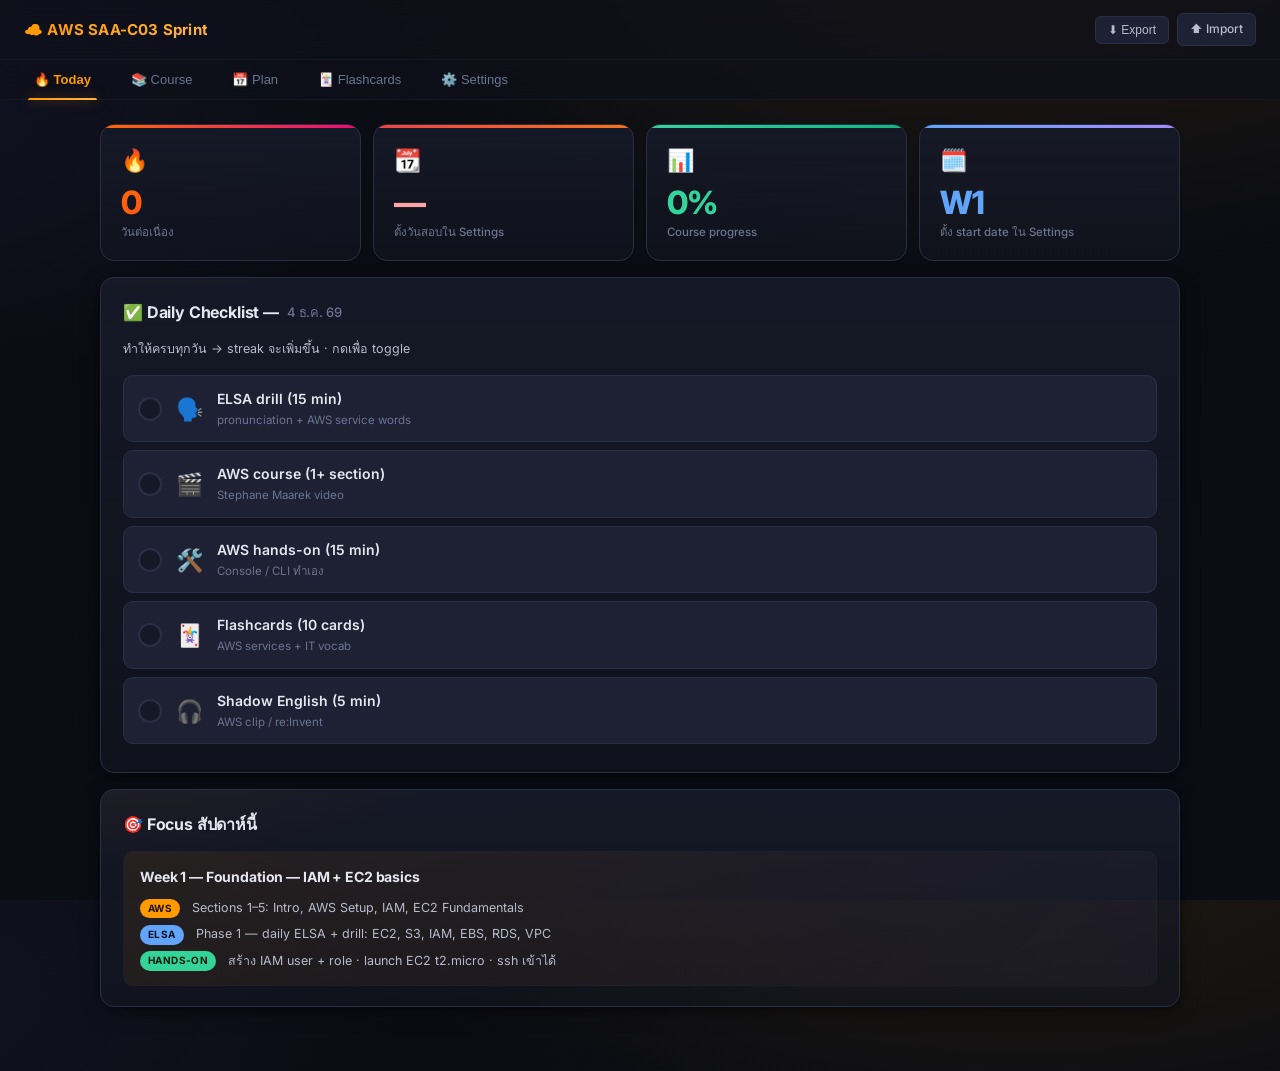
<file: index.html>
<!DOCTYPE html>
<html lang="th">
<head>
  <meta charset="UTF-8">
  <meta name="viewport" content="width=device-width, initial-scale=1.0">
  <title>AWS SAA-C03 Course Progress</title>
  <link rel="preconnect" href="https://fonts.googleapis.com">
  <link rel="preconnect" href="https://fonts.gstatic.com" crossorigin>
  <link href="https://fonts.googleapis.com/css2?family=Inter:wght@400;500;600;700;800&family=JetBrains+Mono:wght@400;500&display=swap" rel="stylesheet">
  <link rel="stylesheet" href="css/style.css">
</head>
<body>

  <div id="app">

    <!-- Header -->
    <header class="header">
      <span class="logo">☁️ AWS SAA-C03 Sprint</span>
      <div class="header-right">
        <button id="btn-export" class="btn-sm" title="Export data as JSON">⬇ Export</button>
        <label class="btn-sm" title="Import JSON backup" style="cursor:pointer">
          ⬆ Import <input type="file" id="import-file" accept=".json" style="display:none">
        </label>
      </div>
    </header>

    <!-- Tabs -->
    <nav class="tabs">
      <button class="tab-btn active" data-tab="daily">🔥 Today</button>
      <button class="tab-btn" data-tab="course">📚 Course</button>
      <button class="tab-btn" data-tab="plan">📅 Plan</button>
      <button class="tab-btn" data-tab="flash">🃏 Flashcards</button>
      <button class="tab-btn" data-tab="settings">⚙️ Settings</button>
    </nav>

    <!-- Main -->
    <main class="main">

      <!-- ───────── DAILY TAB ───────── -->
      <div class="tab-content active" id="tab-daily">

        <!-- Hero stats -->
        <div class="stats-grid">
          <div class="stat-card stat-streak">
            <div class="stat-icon">🔥</div>
            <div class="stat-value" id="stat-streak">0</div>
            <div class="stat-label">วันต่อเนื่อง</div>
          </div>
          <div class="stat-card stat-countdown">
            <div class="stat-icon">📆</div>
            <div class="stat-value" id="stat-countdown">—</div>
            <div class="stat-label" id="stat-countdown-label">ตั้งวันสอบใน Settings</div>
          </div>
          <div class="stat-card stat-progress">
            <div class="stat-icon">📊</div>
            <div class="stat-value" id="stat-course-pct">0%</div>
            <div class="stat-label">Course progress</div>
          </div>
          <div class="stat-card stat-week">
            <div class="stat-icon">🗓️</div>
            <div class="stat-value" id="stat-week">W1</div>
            <div class="stat-label" id="stat-week-label">Week ปัจจุบัน</div>
          </div>
        </div>

        <!-- Today's checklist -->
        <div class="card" style="margin-top:16px">
          <h2>✅ Daily Checklist — <span id="today-date" style="color:var(--text-muted);font-weight:500;font-size:13px"></span></h2>
          <p class="elsa-hint">ทำให้ครบทุกวัน → streak จะเพิ่มขึ้น · กดเพื่อ toggle</p>
          <div id="daily-checklist"></div>
        </div>

        <!-- This week focus -->
        <div class="card" style="margin-top:16px">
          <h2>🎯 Focus สัปดาห์นี้</h2>
          <div id="week-focus"></div>
        </div>

      </div>

      <!-- ───────── COURSE TAB ───────── -->
      <div class="tab-content" id="tab-course">

        <div class="card">
          <h2>Course Progress — Stephane Maarek SAA-C03</h2>
          <div class="course-header">
            <div class="big-bar-wrap">
              <div class="big-bar"><div class="big-bar-fill" id="course-bar-fill"></div></div>
              <span class="big-bar-label" id="course-pct">0%</span>
            </div>
            <p id="course-summary" class="course-summary"></p>
          </div>
          <div class="u-legend">
            <span class="u-badge u-learning">กำลังเรียน</span>
            <span class="u-badge u-understood">เข้าใจแล้ว</span>
            <span class="u-badge u-confused">งงอยู่</span>
            <span style="font-size:11px;color:var(--text-muted)">← คลิก badge เพื่อเปลี่ยน</span>
          </div>
          <div id="sections-list"></div>
        </div>

        <div class="card" style="margin-top:16px">
          <h2>📋 ELSA Learning Plan — แนวการเรียน English</h2>
          <p class="elsa-hint">เรียน ELSA ตาม 3 phase นี้ — แต่ละ phase ต่อยอดจาก phase ก่อนหน้า · กดเพื่อขยาย/ย่อ</p>
          <div id="elsa-plan"></div>
        </div>

        <div class="card" style="margin-top:16px">
          <h2>☁️ AWS Service Pronunciation + ความหมาย</h2>
          <p class="elsa-hint">drill ออกเสียงให้ถูก + รู้ว่าแต่ละ service คืออะไร</p>
          <div id="elsa-services"></div>
        </div>

        <div class="card" style="margin-top:16px">
          <h2>📚 IT Vocabulary — คำที่ต้องคุ้นชิน</h2>
          <p class="elsa-hint">คำหลักสำหรับ IT meeting + ความหมายภาษาไทย</p>
          <div id="elsa-vocab"></div>
        </div>

      </div>

      <!-- ───────── PLAN TAB ───────── -->
      <div class="tab-content" id="tab-plan">
        <div class="card">
          <h2>📅 Weekly Study Plan — 11 Weeks to Exam</h2>
          <p class="elsa-hint">แผน sprint รายสัปดาห์ · AWS + ELSA + Hands-on · ปรับได้ตามเวลาจริง</p>
          <div id="weekly-plan"></div>
        </div>
      </div>

      <!-- ───────── FLASHCARDS TAB ───────── -->
      <div class="tab-content" id="tab-flash">
        <div class="card">
          <h2>🃏 Flashcards — AWS Services + IT Vocab</h2>
          <p class="elsa-hint">รีวิว spaced repetition · กลับการ์ดแล้วบอกตัวเอง "รู้" / "ไม่รู้"</p>

          <div class="flash-stats">
            <span class="flash-stat"><b id="flash-total">0</b> total</span>
            <span class="flash-stat flash-due"><b id="flash-due">0</b> ครบกำหนดทบทวน</span>
            <span class="flash-stat flash-mastered"><b id="flash-mastered">0</b> mastered</span>
          </div>

          <div class="flash-controls">
            <button class="btn-sm" data-flash-deck="all">All</button>
            <button class="btn-sm" data-flash-deck="aws">AWS Services</button>
            <button class="btn-sm" data-flash-deck="vocab">IT Vocab</button>
            <button class="btn-sm" data-flash-deck="due">Due only</button>
          </div>

          <div id="flash-area"></div>
        </div>
      </div>

      <!-- ───────── SETTINGS TAB ───────── -->
      <div class="tab-content" id="tab-settings">
        <div class="card settings-card">
          <h2>⚙️ Settings</h2>
          <form id="form-settings">
            <div class="form-group">
              <label>Sprint Start Date</label>
              <input type="date" id="settings-start">
              <small>วันที่เริ่ม sprint (Week 1) — ใช้แสดงสัปดาห์ปัจจุบัน</small>
            </div>
            <div class="form-group">
              <label>Exam Date</label>
              <input type="date" id="settings-exam">
              <small>วันที่จองสอบ — แสดง countdown ที่หน้า Today</small>
            </div>
            <button type="submit" class="btn-primary">💾 Save</button>
          </form>
        </div>

        <div class="card" style="margin-top:16px">
          <h2>🗑️ Reset Data</h2>
          <p class="elsa-hint">ลบข้อมูล daily checklist / flashcards / progress ทั้งหมด · ทำ export ก่อนถ้าเสียดาย</p>
          <button class="btn-sm" id="btn-reset-daily">Reset Daily Checklist</button>
          <button class="btn-sm" id="btn-reset-flash" style="margin-left:8px">Reset Flashcard Progress</button>
        </div>
      </div>

    </main>
  </div>

  <!-- Toast -->
  <div id="toast" class="toast hidden"></div>

  <script src="js/app.js"></script>
</body>
</html>
</file>
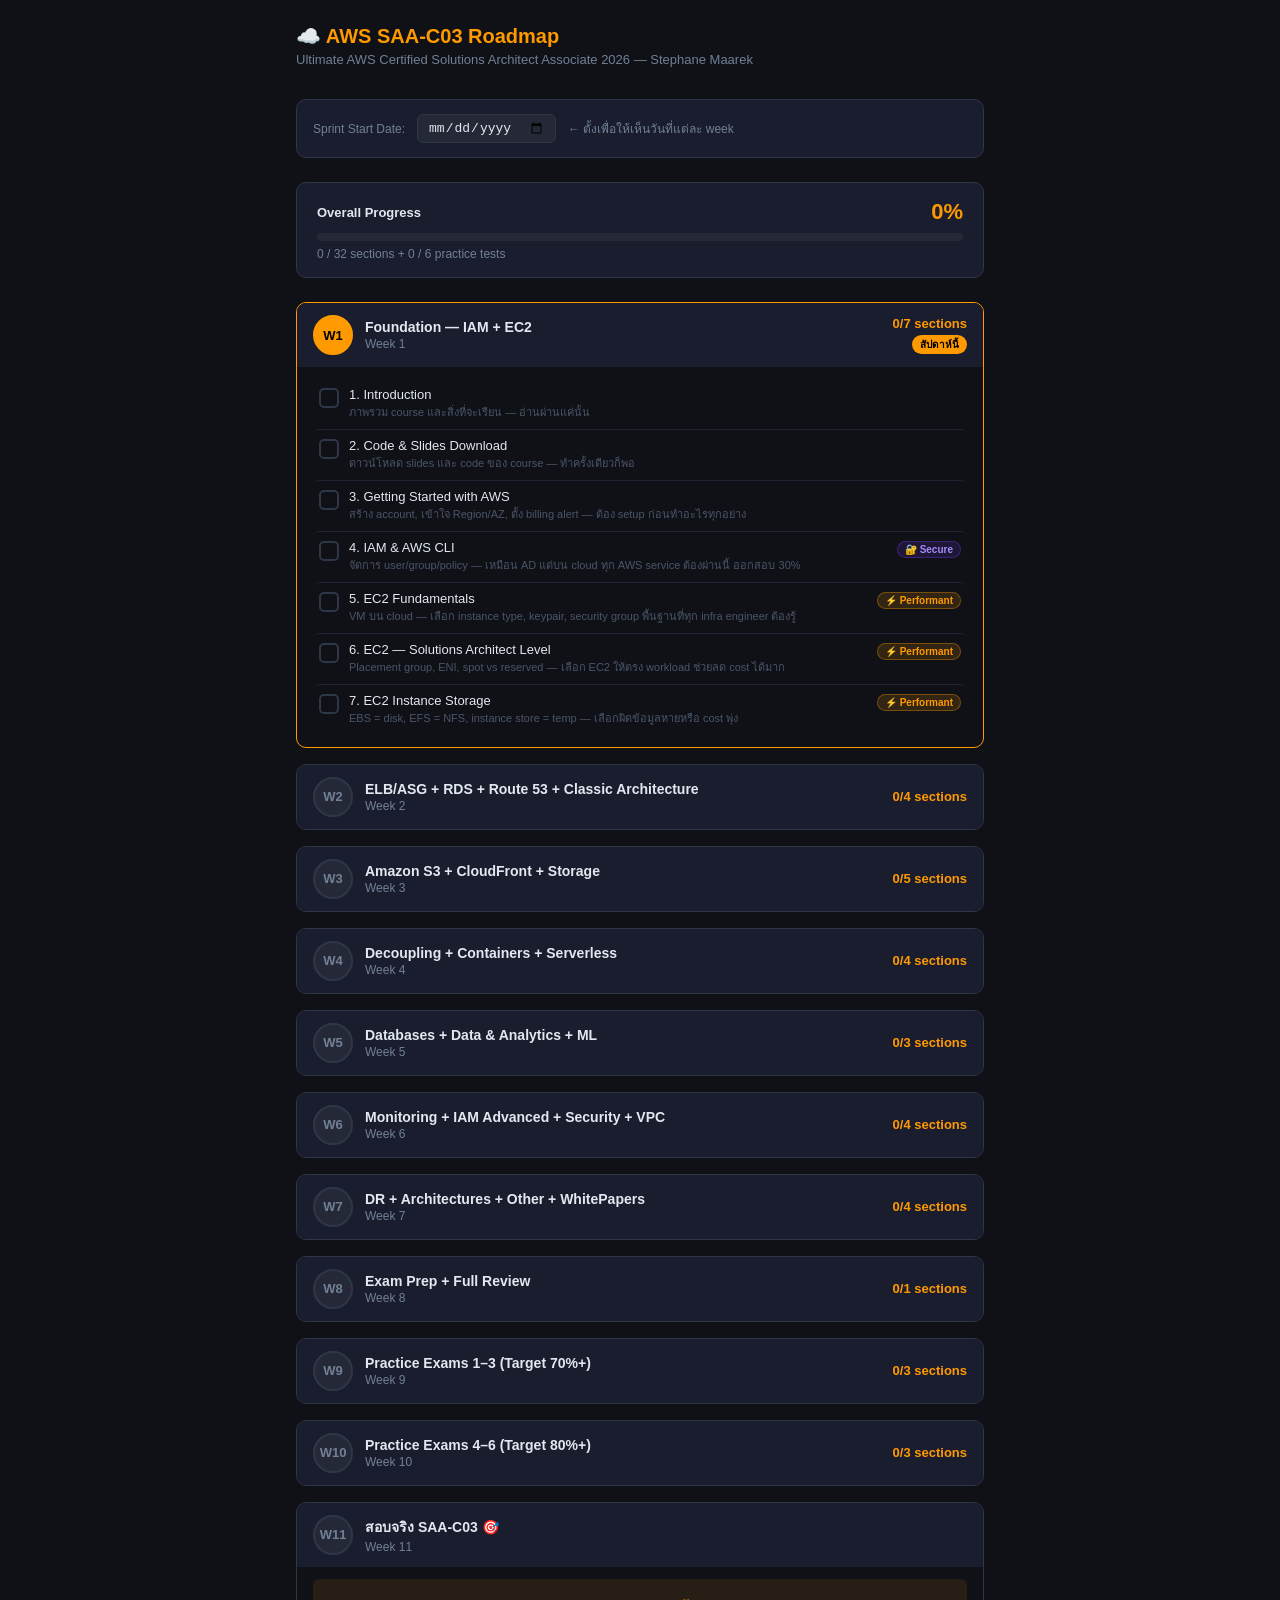
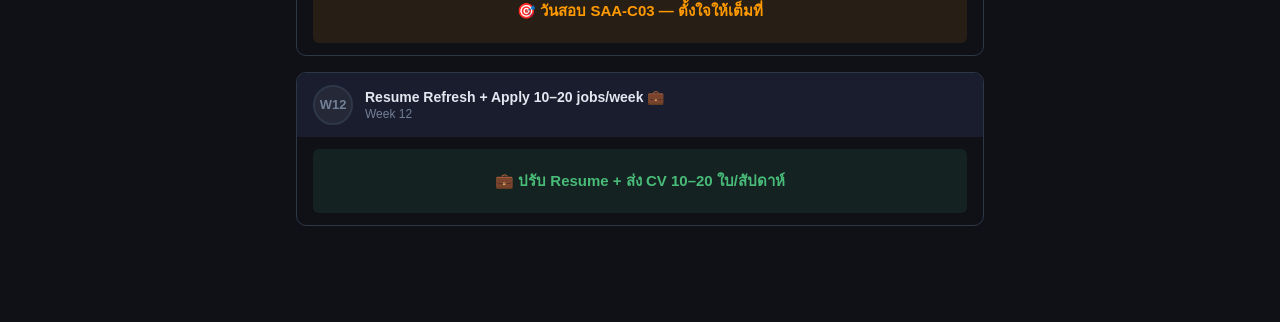
<file: roadmap.html>
<!DOCTYPE html>
<html lang="th">
<head>
<meta charset="UTF-8">
<meta name="viewport" content="width=device-width, initial-scale=1.0">
<title>AWS SAA-C03 Roadmap</title>
<style>
  * { box-sizing: border-box; margin: 0; padding: 0; }

  body {
    font-family: -apple-system, BlinkMacSystemFont, 'Segoe UI', sans-serif;
    background: #0f1117;
    color: #e2e8f0;
    padding: 24px 16px 80px;
    max-width: 720px;
    margin: 0 auto;
  }

  h1 {
    font-size: 20px;
    color: #FF9900;
    margin-bottom: 4px;
  }

  .subtitle {
    font-size: 13px;
    color: #718096;
    margin-bottom: 32px;
  }

  /* ── Week Card ── */
  .week {
    border: 1px solid #2d3748;
    border-radius: 10px;
    margin-bottom: 16px;
    overflow: hidden;
  }

  .week.current { border-color: #FF9900; }

  .week-header {
    display: flex;
    align-items: center;
    gap: 12px;
    padding: 12px 16px;
    background: #1a1d2e;
    cursor: pointer;
    user-select: none;
  }

  .week-num {
    width: 40px; height: 40px;
    border-radius: 50%;
    background: #252836;
    border: 2px solid #2d3748;
    display: flex; align-items: center; justify-content: center;
    font-size: 13px; font-weight: 700; color: #718096;
    flex-shrink: 0;
  }
  .week.current .week-num {
    background: #FF9900; border-color: #FF9900; color: #000;
  }

  .week-info { flex: 1; }
  .week-title { font-size: 14px; font-weight: 600; }
  .week-dates { font-size: 12px; color: #718096; margin-top: 2px; }

  .week-stats {
    display: flex; flex-direction: column; align-items: flex-end; gap: 4px;
    flex-shrink: 0;
  }
  .week-progress { font-size: 13px; font-weight: 600; color: #FF9900; }
  .week-current-tag {
    background: #FF9900; color: #000;
    font-size: 10px; font-weight: 700;
    padding: 2px 8px; border-radius: 10px;
  }

  .week-body {
    padding: 12px 16px;
    display: none;
  }
  .week-body.open { display: block; }

  /* ── Section rows ── */
  .section-row {
    display: flex;
    align-items: flex-start;
    gap: 10px;
    padding: 8px 6px;
    border-radius: 6px;
    cursor: pointer;
    transition: background 0.15s;
  }
  .section-row + .section-row { border-top: 1px solid #1e2233; }
  .section-row:hover { background: #252836; }
  .section-row.done { opacity: 0.55; }

  .tick {
    width: 20px; height: 20px;
    border: 2px solid #2d3748;
    border-radius: 5px;
    display: flex; align-items: center; justify-content: center;
    flex-shrink: 0; font-size: 12px;
    transition: all 0.2s;
  }
  .section-row.done .tick {
    background: #48bb78; border-color: #48bb78; color: #fff;
  }

  .section-info { flex: 1; min-width: 0; }
  .section-label { font-size: 13px; }
  .section-row.done .section-label { text-decoration: line-through; color: #718096; }
  .section-desc { font-size: 11px; color: #4a5568; margin-top: 3px; line-height: 1.45; }
  .section-row.done .section-desc { color: #2d3748; }

  .section-date { font-size: 11px; color: #718096; white-space: nowrap; }

  .tick { margin-top: 1px; }

  .domain-badge {
    font-size: 10px; font-weight: 600;
    padding: 2px 7px; border-radius: 10px;
    white-space: nowrap; flex-shrink: 0;
    margin-top: 1px;
  }
  .domain-badge.secure     { background: rgba(124,58,237,0.15); color: #a78bfa; border: 1px solid rgba(124,58,237,0.35); }
  .domain-badge.resilient  { background: rgba(72,187,120,0.15); color: #68d391; border: 1px solid rgba(72,187,120,0.35); }
  .domain-badge.performant { background: rgba(255,153,0,0.15);  color: #FF9900; border: 1px solid rgba(255,153,0,0.35); }
  .domain-badge.cost       { background: rgba(56,178,172,0.15); color: #4fd1c5; border: 1px solid rgba(56,178,172,0.35); }

  /* ── No-study day picker ── */
  .no-study-area {
    margin-top: 12px;
    padding-top: 10px;
    border-top: 1px solid #2d3748;
  }

  .no-study-label {
    font-size: 11px; color: #718096; margin-bottom: 6px;
    text-transform: uppercase; letter-spacing: 0.5px;
  }

  .day-pills {
    display: flex; flex-wrap: wrap; gap: 6px;
  }

  .day-pill {
    padding: 4px 10px;
    border-radius: 20px;
    font-size: 12px;
    border: 1px solid #2d3748;
    background: transparent;
    color: #718096;
    cursor: pointer;
    transition: all 0.15s;
  }
  .day-pill.no-study {
    background: rgba(252,129,129,0.15);
    border-color: #fc8181;
    color: #fc8181;
  }
  .day-pill.studied {
    background: rgba(72,187,120,0.12);
    border-color: #48bb78;
    color: #48bb78;
  }

  /* ── Special weeks ── */
  .special-week {
    padding: 20px;
    text-align: center;
    font-size: 15px;
    font-weight: 600;
    border-radius: 6px;
  }
  .exam-week  { background: rgba(255,153,0,0.1);  color: #FF9900; }
  .job-week   { background: rgba(72,187,120,0.1); color: #48bb78; }

  .practice-row {
    display: flex; align-items: center; gap: 10px;
    padding: 8px 6px;
    border-radius: 6px; cursor: pointer;
    transition: background 0.15s;
  }
  .practice-row + .practice-row { border-top: 1px solid #1e2233; }
  .practice-row:hover { background: #252836; }
  .practice-row.done { opacity: 0.55; }
  .practice-row.done .tick { background: #48bb78; border-color: #48bb78; color: #fff; }
  .practice-row.done .section-label { text-decoration: line-through; color: #718096; }

  .score-badge {
    font-size: 12px; font-weight: 600;
    padding: 2px 8px; border-radius: 10px;
    background: #252836; color: #718096;
    cursor: pointer; border: 1px solid #2d3748;
    white-space: nowrap;
  }
  .score-badge.pass { background: rgba(72,187,120,0.15); color: #48bb78; border-color: #48bb78; }
  .score-badge.fail { background: rgba(252,129,129,0.15); color: #fc8181; border-color: #fc8181; }

  /* ── Progress bar at top ── */
  .global-progress {
    background: #1a1d2e;
    border: 1px solid #2d3748;
    border-radius: 10px;
    padding: 16px 20px;
    margin-bottom: 24px;
  }
  .gp-row { display: flex; justify-content: space-between; align-items: center; margin-bottom: 8px; }
  .gp-title { font-size: 13px; font-weight: 600; }
  .gp-pct { font-size: 22px; font-weight: 700; color: #FF9900; }
  .bar { height: 8px; background: #252836; border-radius: 4px; overflow: hidden; }
  .bar-fill { height: 100%; background: linear-gradient(90deg, #FF9900, #ffb347); border-radius: 4px; transition: width 0.5s; }

  /* Settings strip */
  .settings-strip {
    background: #1a1d2e;
    border: 1px solid #2d3748;
    border-radius: 10px;
    padding: 14px 16px;
    margin-bottom: 24px;
    display: flex; align-items: center; gap: 12px; flex-wrap: wrap;
  }
  .settings-strip label { font-size: 12px; color: #718096; }
  .settings-strip input[type="date"] {
    background: #252836; border: 1px solid #2d3748;
    border-radius: 6px; color: #e2e8f0; font-size: 13px; padding: 5px 10px;
  }
  .settings-strip input[type="date"]:focus { outline: none; border-color: #FF9900; }

  .toast {
    position: fixed; bottom: 24px; left: 50%; transform: translateX(-50%);
    background: #252836; border: 1px solid #2d3748;
    padding: 10px 20px; border-radius: 8px; font-size: 13px;
    z-index: 999; display: none;
  }
</style>
</head>
<body>

<h1>☁️ AWS SAA-C03 Roadmap</h1>
<p class="subtitle">Ultimate AWS Certified Solutions Architect Associate 2026 — Stephane Maarek</p>

<!-- Start date setting -->
<div class="settings-strip">
  <label>Sprint Start Date:</label>
  <input type="date" id="start-date">
  <span style="font-size:12px;color:#718096">← ตั้งเพื่อให้เห็นวันที่แต่ละ week</span>
</div>

<!-- Global progress -->
<div class="global-progress">
  <div class="gp-row">
    <span class="gp-title">Overall Progress</span>
    <span class="gp-pct" id="gp-pct">0%</span>
  </div>
  <div class="bar"><div class="bar-fill" id="gp-bar" style="width:0%"></div></div>
  <div style="font-size:12px;color:#718096;margin-top:6px" id="gp-label">0 / 32 sections + 0 / 6 practice tests</div>
</div>

<!-- Weeks rendered here -->
<div id="roadmap"></div>

<div class="toast" id="toast"></div>

<script>
const DOMAIN_META = {
  S: { key: 'secure',     label: '🔐 Secure'     },
  R: { key: 'resilient',  label: '🔁 Resilient'  },
  P: { key: 'performant', label: '⚡ Performant'  },
  C: { key: 'cost',       label: '💰 Cost'        },
};

const SECTIONS_PER_WEEK = [
  { week: 1,  type: 'study', label: 'Foundation — IAM + EC2',
    sections: [
      { num: 1,  title: 'Introduction',
        desc: 'ภาพรวม course และสิ่งที่จะเรียน — อ่านผ่านแค่นั้น' },
      { num: 2,  title: 'Code & Slides Download',
        desc: 'ดาวน์โหลด slides และ code ของ course — ทำครั้งเดียวก็พอ' },
      { num: 3,  title: 'Getting Started with AWS',
        desc: 'สร้าง account, เข้าใจ Region/AZ, ตั้ง billing alert — ต้อง setup ก่อนทำอะไรทุกอย่าง' },
      { num: 4,  title: 'IAM & AWS CLI',                   domain: 'S',
        desc: 'จัดการ user/group/policy — เหมือน AD แต่บน cloud ทุก AWS service ต้องผ่านนี้ ออกสอบ 30%' },
      { num: 5,  title: 'EC2 Fundamentals',                domain: 'P',
        desc: 'VM บน cloud — เลือก instance type, keypair, security group พื้นฐานที่ทุก infra engineer ต้องรู้' },
      { num: 6,  title: 'EC2 — Solutions Architect Level', domain: 'P',
        desc: 'Placement group, ENI, spot vs reserved — เลือก EC2 ให้ตรง workload ช่วยลด cost ได้มาก' },
      { num: 7,  title: 'EC2 Instance Storage',            domain: 'P',
        desc: 'EBS = disk, EFS = NFS, instance store = temp — เลือกผิดข้อมูลหายหรือ cost พุ่ง' },
    ]},
  { week: 2,  type: 'study', label: 'ELB/ASG + RDS + Route 53 + Classic Architecture',
    sections: [
      { num: 8,  title: 'High Availability & Scalability: ELB & ASG', domain: 'R',
        desc: 'Load balancer + auto scale — หัวใจ HA system บน AWS ออกสอบเยอะที่สุด topic นึง' },
      { num: 9,  title: 'RDS + Aurora + ElastiCache',                 domain: 'P',
        desc: 'Managed DB + Redis/Memcached — ไม่ต้อง patch OS แต่ต้องรู้ว่าเลือก engine ไหนเมื่อไร' },
      { num: 10, title: 'Route 53',                                   domain: 'R',
        desc: 'DNS ของ AWS มี routing policy พิเศษ — failover/weighted/latency ใช้สำหรับ HA cross-region' },
      { num: 11, title: 'Classic Solutions Architecture',             domain: 'R',
        desc: 'เชื่อม concepts ก่อนหน้าผ่าน real-world pattern เช่น stateless web app — เห็นภาพก่อนเรียนต่อ' },
    ]},
  { week: 3,  type: 'study', label: 'Amazon S3 + CloudFront + Storage',
    sections: [
      { num: 12, title: 'Amazon S3 Introduction',              domain: 'C',
        desc: 'Object storage เก็บได้ทุกอย่าง — backup, log, static website, data lake ราคาถูกที่สุดบน AWS' },
      { num: 13, title: 'Advanced Amazon S3',                  domain: 'P',
        desc: 'Versioning, lifecycle policy, replication — optimize cost และ compliance ให้ถูกต้อง' },
      { num: 14, title: 'Amazon S3 Security',                  domain: 'S',
        desc: 'Bucket policy, encryption, pre-signed URL — ป้องกัน data leak ซึ่งเป็น incident ที่พบบ่อยมาก' },
      { num: 15, title: 'CloudFront & AWS Global Accelerator', domain: 'P',
        desc: 'CDN กระจาย content ทั่วโลก + เร่ง TCP global — ลด latency และ load ที่ origin server' },
      { num: 16, title: 'AWS Storage Extras',                  domain: 'C',
        desc: 'Snow family (ส่ง HDD จริง), Storage Gateway (hybrid), FSx — ใช้เมื่อ migrate data ขนาดใหญ่หรือยังมี on-prem' },
    ]},
  { week: 4,  type: 'study', label: 'Decoupling + Containers + Serverless',
    sections: [
      { num: 17, title: 'Decoupling: SQS, SNS, Kinesis, Active MQ', domain: 'R',
        desc: 'Queue + pub/sub + stream — ตัด tight coupling ระหว่าง service ทำให้ระบบ resilient และ scale ได้อิสระ' },
      { num: 18, title: 'Containers: ECS, Fargate, ECR & EKS',      domain: 'P',
        desc: 'รัน container บน AWS — ECS คือ AWS-native, EKS คือ Kubernetes managed ไม่ต้องดูแล control plane' },
      { num: 19, title: 'Serverless Overview',                       domain: 'P',
        desc: 'Lambda + API Gateway + DynamoDB + Cognito — จ่ายตาม request ไม่ต้องจัดการ server เลย' },
      { num: 20, title: 'Serverless Architecture Discussions',       domain: 'P',
        desc: 'Pattern จริง เช่น mobile backend, thumbnail pipeline — เอา serverless มาต่อกันเป็น solution' },
    ]},
  { week: 5,  type: 'study', label: 'Databases + Data & Analytics + ML',
    sections: [
      { num: 21, title: 'Databases in AWS',  domain: 'C',
        desc: 'RDS vs DynamoDB vs Redshift vs Neptune — เลือก DB ให้ถูก usecase ผิดพลาดนี้แก้ยากและแพงมาก' },
      { num: 22, title: 'Data & Analytics',  domain: 'P',
        desc: 'Athena (query S3), Glue (ETL), Redshift (warehouse), Kinesis (stream) — data pipeline บน AWS ไม่ต้องตั้ง Hadoop เอง' },
      { num: 23, title: 'Machine Learning',  domain: 'P',
        desc: 'Rekognition, Comprehend, SageMaker — รู้จักชื่อและ usecase ออกสอบแบบ scenario เลือก service ให้ถูก' },
    ]},
  { week: 6,  type: 'study', label: 'Monitoring + IAM Advanced + Security + VPC',
    sections: [
      { num: 24, title: 'AWS Monitoring, Audit & Performance', domain: 'S',
        desc: 'CloudWatch (metrics/logs/alarm) + CloudTrail (API history) + Config — เหมือน SIEM + monitoring รวมกัน' },
      { num: 25, title: 'IAM Advanced',                        domain: 'S',
        desc: 'Roles, SCP, Permission Boundary, cross-account — จำเป็นสำหรับ multi-account enterprise setup' },
      { num: 26, title: 'AWS Security & Encryption',           domain: 'S',
        desc: 'KMS (key mgmt), Secrets Manager, WAF, Shield — ป้องกัน data at rest/in transit และ DDoS' },
      { num: 27, title: 'Networking — VPC',                    domain: 'S',
        desc: 'Subnet, routing, NAT, VPN, Direct Connect — network บน AWS สำคัญมากถ้าทำ hybrid cloud' },
    ]},
  { week: 7,  type: 'study', label: 'DR + Architectures + Other + WhitePapers',
    sections: [
      { num: 28, title: 'Disaster Recovery & Migrations',           domain: 'R',
        desc: 'RPO/RTO, Backup vs Pilot Light vs Warm Standby vs Multi-site — วางแผน DR ให้ถูกและ cost effective' },
      { num: 29, title: 'More Solution Architectures',              domain: 'R',
        desc: 'Event-driven, HPC, microservices patterns — ดู architecture แบบ enterprise จริงๆ' },
      { num: 30, title: 'Other Services',                           domain: 'C',
        desc: 'SES, SSM, Pinpoint, Cost Explorer — รู้จักชื่อและ usecase พอ ออกสอบแค่ 1-2 ข้อ' },
      { num: 31, title: 'WhitePapers & Well-Architected Framework',
        desc: '6 Pillars: Security/Reliability/Performance/Cost/Ops/Sustainability — framework ที่ข้อสอบอ้างถึงตลอด' },
    ]},
  { week: 8,  type: 'study', label: 'Exam Prep + Full Review',
    sections: [
      { num: 32, title: 'Preparing for Exam + Practice Exam',
        desc: 'Tips สอบ, time management, trap questions — อ่านก่อนสอบจริง เพิ่ม score ได้อีก 5-10%' },
    ]},
  { week: 9,  type: 'exam',     label: 'Practice Exams 1–3  (Target 70%+)',  tests: [1,2,3] },
  { week: 10, type: 'exam',     label: 'Practice Exams 4–6  (Target 80%+)',  tests: [4,5,6] },
  { week: 11, type: 'takeExam', label: 'สอบจริง SAA-C03 🎯' },
  { week: 12, type: 'jobhunt',  label: 'Resume Refresh + Apply 10–20 jobs/week 💼' },
];

const DAYS = ['จ','อ','พ','พฤ','ศ','ส','อา'];

// ── Storage ──
const sSave = (k,v) => localStorage.setItem(k, JSON.stringify(v));
const sLoad = k => { try { return JSON.parse(localStorage.getItem(k)); } catch { return null; } };

function getData() {
  const sections = sLoad('sprint_sections') || {};
  const pt       = sLoad('sprint_practice_tests') || {};
  const days     = sLoad('rm_day_data') || {};
  return { ...sections, ...pt, ...days };
}

function saveData(merged) {
  const sections = {}, pt = {}, days = {};
  for (const [k, v] of Object.entries(merged)) {
    if (k.startsWith('day_'))    days[k] = v;
    else if (k.startsWith('pt')) pt[k] = v;
    else                          sections[k] = v;
  }
  sSave('sprint_sections', sections);
  sSave('sprint_practice_tests', pt);
  sSave('rm_day_data', days);
}

// ── Dates ──
function getStartDate() { return document.getElementById('start-date').value; }

function localDateStr(d) {
  return d.getFullYear() + '-' + String(d.getMonth()+1).padStart(2,'0') + '-' + String(d.getDate()).padStart(2,'0');
}

function displayDate(s) {
  if (!s) return '';
  if (/^\d{4}-\d{2}-\d{2}$/.test(s))
    return new Date(s + 'T00:00:00').toLocaleDateString('th-TH', { day: 'numeric', month: 'short' });
  return s;
}

function weekRange(startStr, weekNum) {
  if (!startStr) return { start: null, end: null };
  const s = new Date(startStr + 'T00:00:00');
  s.setDate(s.getDate() + (weekNum - 1) * 7);
  const e = new Date(s); e.setDate(e.getDate() + 6);
  return { start: s, end: e };
}

function fmt(d, withYear = false) {
  if (!d) return '';
  const opts = { day: 'numeric', month: 'short' };
  if (withYear) opts.year = '2-digit';
  return d.toLocaleDateString('th-TH', opts);
}

function currentWeekNum(startStr) {
  if (!startStr) return 1;
  const diff = Date.now() - new Date(startStr + 'T00:00:00').getTime();
  return Math.max(1, Math.min(12, Math.floor(diff / (7*864e5)) + 1));
}

// ── Render ──
function render() {
  const data    = getData();
  const start   = getStartDate();
  const curWeek = currentWeekNum(start);

  // Global progress
  let secDone = 0, ptDone = 0;
  for (let i = 1; i <= 32; i++) if (data['s'+i]?.done) secDone++;
  for (let i = 1; i <= 6;  i++) if (data['pt'+i]?.done) ptDone++;
  const pct = Math.round(((secDone + ptDone) / 38) * 100);
  document.getElementById('gp-pct').textContent = pct + '%';
  document.getElementById('gp-bar').style.width = pct + '%';
  document.getElementById('gp-label').textContent =
    `${secDone} / 32 sections   +   ${ptDone} / 6 practice tests`;

  document.getElementById('roadmap').innerHTML = SECTIONS_PER_WEEK.map(wp => {
    const isCurrent = wp.week === curWeek;
    const { start: s, end: e } = weekRange(start, wp.week);
    const dateRange = (s && e) ? `${fmt(s)} – ${fmt(e, true)}` : `Week ${wp.week}`;

    let dayPills = '';
    if (s && (wp.type === 'study' || wp.type === 'exam')) {
      const pills = [];
      for (let i = 0; i < 7; i++) {
        const d = new Date(s); d.setDate(d.getDate() + i);
        const ds = localDateStr(d);
        const state = data['day_' + ds] || 'none';
        pills.push(`<button class="day-pill ${state !== 'none' ? state : ''}" data-date="${ds}">${DAYS[i]} ${d.getDate()}</button>`);
      }
      dayPills = `
        <div class="no-study-area">
          <div class="no-study-label">วันที่เรียน / ไม่ได้เรียน — กดเพื่อสลับ</div>
          <div class="day-pills">${pills.join('')}</div>
        </div>`;
    }

    let body = '';
    let progress = '';

    if (wp.type === 'study') {
      const total = wp.sections.length;
      const done  = wp.sections.filter(s => data['s'+s.num]?.done).length;
      progress = `${done}/${total}`;
      body = wp.sections.map(sec => {
        const sd   = data['s'+sec.num] || {};
        const done = sd.done || false;
        const dm = sec.domain && DOMAIN_META[sec.domain];
        return `<div class="section-row ${done ? 'done' : ''}" data-sec="${sec.num}">
          <div class="tick">${done ? '✓' : ''}</div>
          <div class="section-info">
            <div class="section-label">${sec.num}. ${sec.title}</div>
            ${sec.desc ? `<div class="section-desc">${sec.desc}</div>` : ''}
          </div>
          ${dm ? `<span class="domain-badge ${dm.key}">${dm.label}</span>` : ''}
          ${done && sd.date ? `<span class="section-date">${displayDate(sd.date)}</span>` : ''}
        </div>`;
      }).join('') + dayPills;
    } else if (wp.type === 'exam') {
      const done = wp.tests.filter(n => data['pt'+n]?.done).length;
      progress = `${done}/${wp.tests.length}`;
      body = wp.tests.map(n => {
        const pt   = data['pt'+n] || {};
        const done = pt.done || false;
        const sc   = pt.score;
        return `<div class="practice-row ${done ? 'done' : ''}" data-pt="${n}">
          <div class="tick">${done ? '✓' : ''}</div>
          <span class="section-label">Practice Test ${n} (65Q)</span>
          <span class="score-badge ${sc >= 72 ? 'pass' : sc ? 'fail' : ''}" data-pt-score="${n}">
            ${sc ? sc + '%' : '— %'}
          </span>
        </div>`;
      }).join('') + dayPills;
    } else if (wp.type === 'takeExam') {
      body = `<div class="special-week exam-week">🎯 วันสอบ SAA-C03 — ตั้งใจให้เต็มที่</div>`;
    } else if (wp.type === 'jobhunt') {
      body = `<div class="special-week job-week">💼 ปรับ Resume + ส่ง CV 10–20 ใบ/สัปดาห์</div>`;
    }

    const isOpen = isCurrent || wp.type === 'takeExam' || wp.type === 'jobhunt';

    return `
      <div class="week ${isCurrent ? 'current' : ''}" data-week="${wp.week}">
        <div class="week-header" onclick="toggleWeek(${wp.week})">
          <div class="week-num">W${wp.week}</div>
          <div class="week-info">
            <div class="week-title">${wp.label}</div>
            <div class="week-dates">${dateRange}</div>
          </div>
          <div class="week-stats">
            ${progress ? `<span class="week-progress">${progress} sections</span>` : ''}
            ${isCurrent ? '<span class="week-current-tag">สัปดาห์นี้</span>' : ''}
          </div>
        </div>
        <div class="week-body ${isOpen ? 'open' : ''}" id="wb-${wp.week}">
          ${body}
        </div>
      </div>`;
  }).join('');

  bindEvents();
}

function toggleWeek(n) {
  const el = document.getElementById('wb-' + n);
  el.classList.toggle('open');
}

function bindEvents() {
  // Section tick
  document.querySelectorAll('.section-row[data-sec]').forEach(el => {
    el.addEventListener('click', () => {
      const num  = el.dataset.sec;
      const data = getData();
      const done = !data['s'+num]?.done;
      data['s'+num] = { ...data['s'+num], done, date: done ? localDateStr(new Date()) : null };
      saveData(data);
      toast(done ? `✅ Section ${num} เรียนแล้ว` : `↩️ ยกเลิก`);
      render();
    });
  });

  // Practice test tick
  document.querySelectorAll('.practice-row[data-pt]').forEach(el => {
    el.addEventListener('click', e => {
      if (e.target.dataset.ptScore) return;
      const num  = el.dataset.pt;
      const data = getData();
      const done = !data['pt'+num]?.done;
      data['pt'+num] = { ...data['pt'+num], done, date: done ? localDateStr(new Date()) : null };
      saveData(data);
      toast(done ? `✅ Practice Test ${num} done!` : `↩️ ยกเลิก`);
      render();
    });
  });

  // Score badge click → prompt
  document.querySelectorAll('[data-pt-score]').forEach(btn => {
    btn.addEventListener('click', e => {
      e.stopPropagation();
      const num   = btn.dataset.ptScore;
      const sc    = prompt(`คะแนน Practice Test ${num} (%):`);
      if (sc === null) return;
      const score = parseInt(sc);
      if (isNaN(score)) return;
      const data  = getData();
      data['pt'+num] = { ...data['pt'+num], score, done: true, date: localDateStr(new Date()) };
      saveData(data);
      toast(`📝 Test ${num}: ${score}%`);
      render();
    });
  });

  // Day pill — cycle: none → studied → no-study → none
  document.querySelectorAll('.day-pill[data-date]').forEach(btn => {
    btn.addEventListener('click', e => {
      e.stopPropagation();
      const date  = btn.dataset.date;
      const data  = getData();
      const cur   = data['day_' + date] || 'none';
      const next  = cur === 'none' ? 'studied' : cur === 'studied' ? 'no-study' : 'none';
      data['day_' + date] = next;
      saveData(data);
      const label = next === 'studied' ? '✅ เรียนแล้ว' : next === 'no-study' ? '❌ ไม่ได้เรียน' : '—';
      toast(label);
      render();
    });
  });
}

// ── Toast ──
let toastTimer;
function toast(msg) {
  const el = document.getElementById('toast');
  el.textContent = msg;
  el.style.display = 'block';
  clearTimeout(toastTimer);
  toastTimer = setTimeout(() => el.style.display = 'none', 2000);
}

// ── Init ──
document.addEventListener('DOMContentLoaded', () => {
  const settings = sLoad('sprint_settings');
  const saved = settings?.startDate || sLoad('rm_start');
  if (saved) document.getElementById('start-date').value = saved;

  document.getElementById('start-date').addEventListener('change', e => {
    sSave('rm_start', e.target.value);
    render();
  });

  render();
});
</script>
</body>
</html>
</file>
<file: css/style.css>
/* ─────────────────────────────────────────────
   AWS SAA-C03 Sprint Dashboard — UI v2
   ───────────────────────────────────────────── */

:root {
  /* Surfaces */
  --bg:           #0b0d14;
  --bg-grad-1:    #0b0d14;
  --bg-grad-2:    #11142080;
  --surface:      #151826;
  --surface-2:    #1d2133;
  --surface-3:    #262b40;
  --border:       #2a2f47;
  --border-soft:  #20243580;

  /* Brand */
  --primary:      #FF9900;
  --primary-2:    #ffb347;
  --primary-soft: #ff990022;
  --primary-dark: #cc7a00;

  /* Accents */
  --success: #34d399;
  --info:    #60a5fa;
  --warning: #fbbf24;
  --danger:  #f87171;
  --purple:  #a78bfa;

  /* Text */
  --text:        #e5e7f0;
  --text-soft:   #b6bccc;
  --text-muted:  #6b7491;
  --text-dim:    #4a5172;

  /* Geometry */
  --radius:      10px;
  --radius-lg:   14px;
  --radius-sm:   6px;

  --shadow-sm:   0 1px 2px rgba(0,0,0,.25);
  --shadow:      0 6px 24px -8px rgba(0,0,0,.55), 0 2px 6px rgba(0,0,0,.35);
  --shadow-lg:   0 20px 40px -16px rgba(0,0,0,.6);

  --ring:        0 0 0 3px rgba(255,153,0,.25);
}

* { box-sizing: border-box; margin: 0; padding: 0; }

html, body { height: 100%; }

body {
  font-family: 'Inter', -apple-system, BlinkMacSystemFont, 'Segoe UI', 'Sukhumvit Set', sans-serif;
  font-size: 14px;
  line-height: 1.55;
  color: var(--text);
  background:
    radial-gradient(1200px 600px at 80% -10%, rgba(255,153,0,.10), transparent 60%),
    radial-gradient(900px 500px at -10% 10%, rgba(99,102,241,.08), transparent 60%),
    linear-gradient(180deg, #0a0c12 0%, #0b0d14 100%);
  min-height: 100vh;
  -webkit-font-smoothing: antialiased;
  text-rendering: optimizeLegibility;
}

::selection { background: var(--primary-soft); color: var(--primary-2); }

.hidden { display: none !important; }

/* ── Header ─────────────────────────────────── */
.header {
  position: sticky;
  top: 0;
  z-index: 50;
  height: 60px;
  padding: 0 24px;
  display: flex;
  align-items: center;
  justify-content: space-between;
  background: rgba(15, 17, 26, 0.75);
  backdrop-filter: saturate(140%) blur(14px);
  -webkit-backdrop-filter: saturate(140%) blur(14px);
  border-bottom: 1px solid var(--border-soft);
}

.logo {
  font-weight: 700;
  font-size: 15px;
  letter-spacing: .2px;
  background: linear-gradient(90deg, var(--primary), var(--primary-2));
  -webkit-background-clip: text;
  background-clip: text;
  color: transparent;
}

.header-right { display: flex; align-items: center; gap: 8px; }

.btn-sm {
  padding: 6px 12px;
  background: var(--surface-2);
  border: 1px solid var(--border);
  color: var(--text-soft);
  border-radius: var(--radius-sm);
  cursor: pointer;
  font-size: 12px;
  font-weight: 500;
  transition: all .18s ease;
  display: inline-flex;
  align-items: center;
  gap: 6px;
}
.btn-sm:hover {
  border-color: var(--primary);
  color: var(--primary);
  background: var(--primary-soft);
  transform: translateY(-1px);
}
.btn-sm:active { transform: translateY(0); }

/* ── Tabs ───────────────────────────────────── */
.tabs {
  position: sticky;
  top: 60px;
  z-index: 40;
  display: flex;
  gap: 4px;
  padding: 0 16px;
  background: rgba(15, 17, 26, 0.7);
  backdrop-filter: blur(10px);
  -webkit-backdrop-filter: blur(10px);
  border-bottom: 1px solid var(--border-soft);
}
.tab-btn {
  position: relative;
  padding: 12px 18px;
  background: transparent;
  border: none;
  color: var(--text-muted);
  cursor: pointer;
  font-size: 13px;
  font-weight: 500;
  transition: color .18s;
}
.tab-btn:hover { color: var(--text); }
.tab-btn.active { color: var(--primary); font-weight: 600; }
.tab-btn.active::after {
  content: '';
  position: absolute;
  left: 12px; right: 12px; bottom: -1px;
  height: 2px;
  border-radius: 2px 2px 0 0;
  background: linear-gradient(90deg, var(--primary), var(--primary-2));
  box-shadow: 0 0 12px rgba(255,153,0,.5);
}

/* ── Main ───────────────────────────────────── */
.main { padding: 24px 20px 64px; max-width: 1120px; margin: 0 auto; }
.tab-content { display: none; animation: fadeIn .25s ease; }
.tab-content.active { display: block; }
@keyframes fadeIn { from { opacity: 0; transform: translateY(4px); } to { opacity: 1; transform: none; } }

/* ── Cards ──────────────────────────────────── */
.card {
  background: linear-gradient(180deg, var(--surface) 0%, #14172380 100%);
  border: 1px solid var(--border);
  border-radius: var(--radius-lg);
  padding: 22px 22px 20px;
  box-shadow: var(--shadow);
  position: relative;
  overflow: hidden;
}
.card::before {
  content: '';
  position: absolute;
  inset: 0;
  background: radial-gradient(600px 200px at 0% -20%, rgba(255,153,0,.06), transparent 60%);
  pointer-events: none;
}
.card > * { position: relative; }

.card h2 {
  font-size: 16px;
  font-weight: 700;
  letter-spacing: -.01em;
  margin-bottom: 14px;
  display: flex;
  align-items: center;
  gap: 8px;
}
.settings-card { max-width: 460px; }

/* ── Forms ──────────────────────────────────── */
.form-group { margin-bottom: 16px; }
.form-group label {
  display: block;
  font-size: 11px;
  color: var(--text-muted);
  margin-bottom: 6px;
  font-weight: 600;
  text-transform: uppercase;
  letter-spacing: .6px;
}
.form-group input {
  width: 100%;
  padding: 10px 14px;
  background: var(--surface-2);
  border: 1px solid var(--border);
  border-radius: var(--radius);
  color: var(--text);
  font-size: 14px;
  font-family: inherit;
  transition: border-color .18s, box-shadow .18s, background .18s;
}
.form-group input:hover { border-color: var(--surface-3); }
.form-group input:focus {
  outline: none;
  border-color: var(--primary);
  box-shadow: var(--ring);
  background: var(--surface);
}
.form-group small {
  display: block;
  color: var(--text-muted);
  font-size: 11px;
  margin-top: 5px;
}

.btn-primary {
  padding: 11px 22px;
  background: linear-gradient(135deg, var(--primary), var(--primary-2));
  color: #1a1300;
  border: none;
  border-radius: var(--radius);
  cursor: pointer;
  font-size: 13px;
  font-weight: 700;
  letter-spacing: .2px;
  transition: transform .15s, box-shadow .2s, filter .2s;
  box-shadow: 0 4px 14px rgba(255,153,0,.35);
}
.btn-primary:hover { transform: translateY(-1px); box-shadow: 0 8px 22px rgba(255,153,0,.45); filter: brightness(1.05); }
.btn-primary:active { transform: translateY(0); }
.full-width { width: 100%; }

/* ── Course Progress Hero ───────────────────── */
.course-header {
  margin-bottom: 18px;
  padding: 16px;
  background: linear-gradient(135deg, rgba(255,153,0,.08), rgba(167,139,250,.04));
  border: 1px solid var(--border-soft);
  border-radius: var(--radius);
}
.big-bar-wrap { display: flex; align-items: center; gap: 14px; margin-bottom: 10px; }
.big-bar {
  flex: 1;
  height: 14px;
  background: var(--surface-2);
  border-radius: 999px;
  overflow: hidden;
  position: relative;
  box-shadow: inset 0 1px 2px rgba(0,0,0,.4);
}
.big-bar-fill {
  height: 100%;
  background: linear-gradient(90deg, var(--primary), var(--primary-2));
  border-radius: 999px;
  transition: width .6s cubic-bezier(.4,0,.2,1);
  width: 0%;
  position: relative;
  box-shadow: 0 0 14px rgba(255,153,0,.5);
}
.big-bar-fill::after {
  content: '';
  position: absolute;
  inset: 0;
  background: linear-gradient(90deg, transparent, rgba(255,255,255,.25), transparent);
  animation: shimmer 2.4s linear infinite;
}
@keyframes shimmer { 0% { transform: translateX(-100%); } 100% { transform: translateX(100%); } }

.big-bar-label {
  font-size: 22px;
  font-weight: 800;
  letter-spacing: -.02em;
  background: linear-gradient(90deg, var(--primary), var(--primary-2));
  -webkit-background-clip: text;
  background-clip: text;
  color: transparent;
  min-width: 56px;
  text-align: right;
}
.course-summary { font-size: 13px; color: var(--text-soft); }

/* ── Understanding badges ───────────────────── */
.u-badge {
  font-size: 10.5px;
  padding: 3px 9px;
  border-radius: 999px;
  border: 1px solid transparent;
  cursor: pointer;
  font-weight: 600;
  background: var(--surface-2);
  color: var(--text-muted);
  white-space: nowrap;
  flex-shrink: 0;
  transition: transform .15s, filter .15s, box-shadow .15s;
  letter-spacing: .2px;
}
.u-badge:hover { transform: translateY(-1px); filter: brightness(1.15); }
.u-badge.u-learning   { background: rgba(96,165,250,.14); color: var(--info);    border-color: rgba(96,165,250,.25); }
.u-badge.u-understood { background: rgba(52,211,153,.14); color: var(--success); border-color: rgba(52,211,153,.25); }
.u-badge.u-confused   { background: rgba(251,191,36,.14); color: var(--warning); border-color: rgba(251,191,36,.30); }

.u-legend {
  display: flex;
  align-items: center;
  gap: 8px;
  margin-bottom: 18px;
  flex-wrap: wrap;
  padding: 10px 12px;
  background: var(--surface-2);
  border: 1px dashed var(--border);
  border-radius: var(--radius);
}

/* ── Phase groups + Section rows ────────────── */
.phase-group { margin-bottom: 22px; }
.phase-group:last-child { margin-bottom: 0; }
.phase-title {
  font-size: 11px;
  font-weight: 700;
  color: var(--text-muted);
  text-transform: uppercase;
  letter-spacing: 1px;
  margin-bottom: 10px;
  padding-bottom: 8px;
  border-bottom: 1px solid var(--border);
  display: flex;
  align-items: center;
  gap: 8px;
}
.phase-title::before {
  content: '';
  width: 6px; height: 6px; border-radius: 50%;
  background: var(--primary);
  box-shadow: 0 0 8px var(--primary);
}

.section-item {
  display: flex;
  align-items: flex-start;
  gap: 12px;
  padding: 10px 12px;
  border-radius: var(--radius);
  cursor: pointer;
  transition: background .15s, transform .15s, border-color .15s;
  margin-bottom: 4px;
  border: 1px solid transparent;
}
.section-item:hover {
  background: var(--surface-2);
  border-color: var(--border);
  transform: translateX(2px);
}
.section-item.done { opacity: .55; }
.section-item.done:hover { opacity: .75; }

.section-check {
  width: 20px; height: 20px;
  border: 2px solid var(--border);
  border-radius: 6px;
  display: flex;
  align-items: center;
  justify-content: center;
  flex-shrink: 0;
  margin-top: 1px;
  transition: all .2s;
  background: var(--surface-2);
}
.section-item:hover .section-check { border-color: var(--primary); }
.section-item.done .section-check {
  background: linear-gradient(135deg, var(--success), #10b981);
  border-color: var(--success);
  color: #06251a;
  font-size: 13px;
  font-weight: 800;
  box-shadow: 0 0 10px rgba(52,211,153,.35);
}

.section-num {
  font-size: 11px;
  color: var(--text-muted);
  min-width: 26px;
  margin-top: 2px;
  font-variant-numeric: tabular-nums;
  font-weight: 600;
}
.section-body { flex: 1; min-width: 0; }
.section-title { font-size: 13.5px; font-weight: 500; }
.section-desc {
  font-size: 11.5px;
  color: var(--text-muted);
  margin-top: 4px;
  line-height: 1.55;
}
.section-item.done .section-title { text-decoration: line-through; color: var(--text-muted); }
.section-item.done .section-desc  { color: var(--text-dim); }

.section-right {
  display: flex;
  align-items: center;
  gap: 8px;
  margin-left: auto;
  flex-shrink: 0;
}
.section-date {
  font-size: 11px;
  color: var(--text-muted);
  font-variant-numeric: tabular-nums;
}

/* ── ELSA Learning Plan (collapsible phases) ── */
.elsa-hint {
  font-size: 12.5px;
  color: var(--text-soft);
  margin-bottom: 16px;
  line-height: 1.6;
}

.elsa-phase {
  background: var(--surface-2);
  border: 1px solid var(--border);
  border-radius: var(--radius);
  padding: 12px 16px;
  margin-bottom: 10px;
  transition: border-color .2s, box-shadow .2s;
}
.elsa-phase:hover { border-color: var(--surface-3); }
.elsa-phase[open] {
  border-color: rgba(255,153,0,.4);
  box-shadow: 0 0 0 1px rgba(255,153,0,.15), 0 8px 24px -10px rgba(255,153,0,.18);
}

.elsa-phase-head {
  cursor: pointer;
  display: flex;
  align-items: center;
  gap: 12px;
  flex-wrap: wrap;
  font-size: 13.5px;
  list-style: none;
  user-select: none;
}
.elsa-phase-head::-webkit-details-marker { display: none; }
.elsa-phase-head::before {
  content: '▶';
  font-size: 9px;
  color: var(--text-muted);
  transition: transform .2s ease;
}
.elsa-phase[open] .elsa-phase-head::before {
  transform: rotate(90deg);
  color: var(--primary);
}

.elsa-phase-tag {
  background: linear-gradient(135deg, var(--primary), var(--primary-2));
  color: #1a1300;
  padding: 3px 10px;
  border-radius: 999px;
  font-size: 10.5px;
  font-weight: 800;
  letter-spacing: .4px;
  text-transform: uppercase;
  box-shadow: 0 2px 8px rgba(255,153,0,.3);
}
.elsa-phase-title { font-weight: 600; flex: 1; min-width: 200px; }
.elsa-phase-time {
  font-size: 11px;
  color: var(--text-muted);
  background: var(--surface);
  padding: 3px 8px;
  border-radius: 999px;
  border: 1px solid var(--border);
}

.elsa-phase-list {
  margin: 14px 0 14px 20px;
  font-size: 13px;
  line-height: 1.85;
  color: var(--text-soft);
}
.elsa-phase-list li { margin-bottom: 6px; }
.elsa-phase-list li::marker { color: var(--primary); }
.elsa-phase-list code {
  background: var(--surface);
  padding: 2px 7px;
  border-radius: 4px;
  font-size: 12px;
  font-family: 'JetBrains Mono', ui-monospace, 'SF Mono', Menlo, monospace;
  color: var(--info);
  border: 1px solid var(--border);
}

.elsa-phase-goal {
  margin-top: 12px;
  padding: 10px 14px;
  background: linear-gradient(90deg, rgba(255,153,0,.08), transparent);
  border-left: 3px solid var(--primary);
  border-radius: 0 var(--radius) var(--radius) 0;
  font-size: 12.5px;
  line-height: 1.6;
  color: var(--text-soft);
}

/* ── AWS Service info grid ──────────────────── */
.elsa-svc-grid {
  display: grid;
  grid-template-columns: repeat(auto-fill, minmax(240px, 1fr));
  gap: 10px;
}
.elsa-svc-card-info {
  background: var(--surface-2);
  border: 1px solid var(--border);
  border-radius: var(--radius);
  padding: 12px 14px;
  transition: transform .18s, border-color .18s, box-shadow .18s;
  position: relative;
  overflow: hidden;
}
.elsa-svc-card-info::before {
  content: '';
  position: absolute;
  top: 0; left: 0; right: 0;
  height: 2px;
  background: linear-gradient(90deg, var(--primary), transparent);
  opacity: 0;
  transition: opacity .2s;
}
.elsa-svc-card-info:hover {
  transform: translateY(-2px);
  border-color: rgba(255,153,0,.4);
  box-shadow: 0 8px 20px -8px rgba(0,0,0,.5);
}
.elsa-svc-card-info:hover::before { opacity: 1; }

.elsa-svc-name {
  font-size: 13.5px;
  font-weight: 700;
  color: var(--primary);
  margin-bottom: 4px;
  letter-spacing: -.01em;
}
.elsa-svc-desc { font-size: 11.5px; color: var(--text-soft); line-height: 1.55; }

/* ── Vocab info grid ────────────────────────── */
.elsa-vocab-group { margin-bottom: 22px; }
.elsa-vocab-group:last-child { margin-bottom: 0; }
.elsa-vocab-title {
  font-size: 11px;
  font-weight: 700;
  color: var(--text-muted);
  text-transform: uppercase;
  letter-spacing: 1px;
  margin-bottom: 12px;
  padding-bottom: 8px;
  border-bottom: 1px solid var(--border);
  display: flex;
  align-items: center;
  gap: 8px;
}
.elsa-vocab-title::before {
  content: '';
  width: 6px; height: 6px; border-radius: 50%;
  background: var(--info);
  box-shadow: 0 0 8px var(--info);
}
.elsa-vocab-grid {
  display: grid;
  grid-template-columns: repeat(auto-fill, minmax(220px, 1fr));
  gap: 8px;
}
.elsa-vocab-item-info {
  background: var(--surface-2);
  border: 1px solid var(--border);
  border-radius: var(--radius);
  padding: 10px 12px;
  transition: border-color .18s, transform .18s;
}
.elsa-vocab-item-info:hover {
  border-color: var(--info);
  transform: translateY(-1px);
}
.elsa-vocab-word {
  font-size: 13.5px;
  font-weight: 600;
  color: var(--text);
  margin-bottom: 3px;
  letter-spacing: -.01em;
}
.elsa-vocab-meaning { font-size: 11.5px; color: var(--text-soft); line-height: 1.55; }

/* ── Toast ──────────────────────────────────── */
.toast {
  position: fixed;
  bottom: 28px;
  left: 50%;
  transform: translateX(-50%);
  background: var(--surface-2);
  border: 1px solid var(--border);
  color: var(--text);
  padding: 12px 22px;
  border-radius: 999px;
  font-size: 13px;
  font-weight: 500;
  z-index: 1000;
  box-shadow: var(--shadow-lg);
  animation: slideUp .25s cubic-bezier(.4,0,.2,1);
  backdrop-filter: blur(12px);
  -webkit-backdrop-filter: blur(12px);
}
@keyframes slideUp {
  from { opacity: 0; transform: translateX(-50%) translateY(16px); }
  to   { opacity: 1; transform: translateX(-50%) translateY(0); }
}

/* ── Stats grid (Today tab) ─────────────────── */
.stats-grid {
  display: grid;
  grid-template-columns: repeat(auto-fit, minmax(180px, 1fr));
  gap: 12px;
}
.stat-card {
  position: relative;
  padding: 18px 20px;
  background: linear-gradient(180deg, var(--surface) 0%, #14172380 100%);
  border: 1px solid var(--border);
  border-radius: var(--radius-lg);
  overflow: hidden;
  box-shadow: var(--shadow-sm);
  transition: transform .18s, border-color .18s;
}
.stat-card:hover { transform: translateY(-2px); border-color: var(--surface-3); }
.stat-card::before {
  content: '';
  position: absolute;
  top: 0; left: 0; right: 0;
  height: 3px;
  background: linear-gradient(90deg, var(--primary), transparent);
}
.stat-streak::before    { background: linear-gradient(90deg, #ff6a00, #ee0979); }
.stat-countdown::before { background: linear-gradient(90deg, #ef4444, #f97316); }
.stat-progress::before  { background: linear-gradient(90deg, var(--success), #10b981); }
.stat-week::before      { background: linear-gradient(90deg, var(--info), var(--purple)); }

.stat-icon  { font-size: 22px; margin-bottom: 8px; }
.stat-value {
  font-size: 32px;
  font-weight: 800;
  letter-spacing: -.02em;
  line-height: 1.1;
  margin-bottom: 4px;
}
.stat-streak    .stat-value { background: linear-gradient(135deg, #ff6a00, #ee0979); -webkit-background-clip: text; background-clip: text; color: transparent; }
.stat-countdown .stat-value { color: #fca5a5; }
.stat-progress  .stat-value { color: var(--success); }
.stat-week      .stat-value { color: var(--info); }
.stat-label { font-size: 11.5px; color: var(--text-muted); font-weight: 500; }

/* ── Daily checklist ────────────────────────── */
.checklist-item {
  display: flex;
  align-items: center;
  gap: 14px;
  padding: 12px 14px;
  background: var(--surface-2);
  border: 1px solid var(--border);
  border-radius: var(--radius);
  cursor: pointer;
  margin-bottom: 8px;
  transition: all .18s;
}
.checklist-item:hover {
  border-color: var(--primary);
  background: var(--surface-3);
  transform: translateX(2px);
}
.checklist-item.done {
  opacity: .65;
  border-color: var(--success);
  background: rgba(52,211,153,.06);
}

.checklist-check {
  width: 24px; height: 24px;
  border: 2px solid var(--border);
  border-radius: 50%;
  display: flex;
  align-items: center;
  justify-content: center;
  flex-shrink: 0;
  background: var(--surface);
  font-size: 14px;
  font-weight: 800;
  transition: all .2s;
}
.checklist-item.done .checklist-check {
  background: linear-gradient(135deg, var(--success), #10b981);
  border-color: var(--success);
  color: #06251a;
  box-shadow: 0 0 12px rgba(52,211,153,.4);
}
.checklist-icon { font-size: 22px; }
.checklist-body { flex: 1; min-width: 0; }
.checklist-label {
  font-size: 14px;
  font-weight: 600;
  margin-bottom: 2px;
}
.checklist-item.done .checklist-label { text-decoration: line-through; color: var(--text-muted); }
.checklist-desc { font-size: 11.5px; color: var(--text-muted); }

/* ── Focus card (this week) ─────────────────── */
.focus-card {
  padding: 14px 16px;
  background: linear-gradient(135deg, rgba(255,153,0,.08), rgba(167,139,250,.04));
  border: 1px solid var(--border-soft);
  border-radius: var(--radius);
}
.focus-week {
  font-size: 14px;
  font-weight: 700;
  margin-bottom: 10px;
  letter-spacing: -.01em;
}
.focus-row {
  font-size: 12.5px;
  color: var(--text-soft);
  margin-bottom: 6px;
  line-height: 1.55;
}
.focus-row:last-child { margin-bottom: 0; }
.focus-tag {
  display: inline-block;
  font-size: 10px;
  font-weight: 700;
  padding: 2px 8px;
  border-radius: 999px;
  background: var(--primary);
  color: #1a1300;
  margin-right: 8px;
  letter-spacing: .4px;
  text-transform: uppercase;
  vertical-align: middle;
}
.focus-tag.focus-elsa  { background: var(--info); color: #001020; }
.focus-tag.focus-hands { background: var(--success); color: #001a0e; }

/* ── Weekly plan timeline ───────────────────── */
.plan-week {
  display: flex;
  gap: 14px;
  padding: 14px;
  background: var(--surface-2);
  border: 1px solid var(--border);
  border-radius: var(--radius);
  margin-bottom: 10px;
  transition: all .2s;
  position: relative;
}
.plan-week:hover { border-color: var(--surface-3); transform: translateX(2px); }
.plan-week.past { opacity: .55; }
.plan-week.current {
  border-color: var(--primary);
  background: linear-gradient(135deg, rgba(255,153,0,.08), var(--surface-2));
  box-shadow: 0 0 0 1px rgba(255,153,0,.2), 0 8px 24px -10px rgba(255,153,0,.25);
}
.plan-week.current::before {
  content: 'NOW';
  position: absolute;
  top: -8px;
  right: 12px;
  font-size: 9px;
  font-weight: 800;
  letter-spacing: 1px;
  padding: 3px 8px;
  border-radius: 999px;
  background: linear-gradient(135deg, var(--primary), var(--primary-2));
  color: #1a1300;
  box-shadow: 0 2px 8px rgba(255,153,0,.4);
}
.plan-week-num {
  flex-shrink: 0;
  width: 48px;
  height: 48px;
  border-radius: 12px;
  display: flex;
  align-items: center;
  justify-content: center;
  font-size: 14px;
  font-weight: 800;
  background: var(--surface);
  border: 1px solid var(--border);
  color: var(--text-muted);
}
.plan-week.current .plan-week-num {
  background: linear-gradient(135deg, var(--primary), var(--primary-2));
  color: #1a1300;
  border-color: transparent;
}
.plan-week-body { flex: 1; min-width: 0; }
.plan-week-title {
  font-size: 14px;
  font-weight: 700;
  margin-bottom: 8px;
  display: flex;
  align-items: center;
  gap: 8px;
  flex-wrap: wrap;
}
.plan-phase-tag {
  font-size: 9.5px;
  font-weight: 700;
  letter-spacing: .5px;
  padding: 2px 7px;
  border-radius: 999px;
  background: var(--surface);
  color: var(--text-muted);
  border: 1px solid var(--border);
  text-transform: uppercase;
}
.plan-phase-tag.phase-1 { color: var(--info);    border-color: rgba(96,165,250,.3); }
.plan-phase-tag.phase-2 { color: var(--success); border-color: rgba(52,211,153,.3); }
.plan-phase-tag.phase-3 { color: var(--purple);  border-color: rgba(167,139,250,.3); }
.plan-phase-tag.phase-4 { color: var(--warning); border-color: rgba(251,191,36,.3); }
.plan-phase-tag.phase-5 { color: var(--danger);  border-color: rgba(248,113,113,.3); }
.plan-row {
  font-size: 12px;
  color: var(--text-soft);
  margin-bottom: 5px;
  line-height: 1.55;
}
.plan-row:last-child { margin-bottom: 0; }

/* ── Flashcards ─────────────────────────────── */
.flash-stats {
  display: flex;
  gap: 16px;
  flex-wrap: wrap;
  margin-bottom: 14px;
  padding: 10px 14px;
  background: var(--surface-2);
  border: 1px solid var(--border);
  border-radius: var(--radius);
  font-size: 12.5px;
}
.flash-stat { color: var(--text-muted); }
.flash-stat b { color: var(--text); font-size: 14px; font-weight: 700; margin-right: 4px; }
.flash-due b      { color: var(--warning); }
.flash-mastered b { color: var(--success); }

.flash-controls {
  display: flex;
  gap: 6px;
  flex-wrap: wrap;
  margin-bottom: 16px;
}
.flash-controls .btn-sm.active {
  background: var(--primary);
  color: #1a1300;
  border-color: var(--primary);
}

.flash-meta {
  display: flex;
  justify-content: space-between;
  font-size: 11.5px;
  color: var(--text-muted);
  margin-bottom: 12px;
  padding: 0 4px;
}

.flashcard {
  perspective: 1200px;
  height: 240px;
  cursor: pointer;
  margin-bottom: 12px;
}
.flashcard-inner {
  position: relative;
  width: 100%;
  height: 100%;
  transition: transform .55s cubic-bezier(.4,0,.2,1);
  transform-style: preserve-3d;
}
.flashcard.flipped .flashcard-inner { transform: rotateY(180deg); }

.flashcard-face {
  position: absolute;
  inset: 0;
  border-radius: var(--radius-lg);
  padding: 24px;
  display: flex;
  flex-direction: column;
  align-items: center;
  justify-content: center;
  text-align: center;
  backface-visibility: hidden;
  -webkit-backface-visibility: hidden;
  border: 1px solid var(--border);
  box-shadow: var(--shadow);
}
.flashcard-front {
  background: linear-gradient(135deg, var(--surface-2), var(--surface));
}
.flashcard-back {
  background: linear-gradient(135deg, rgba(255,153,0,.12), rgba(167,139,250,.08)), var(--surface);
  border-color: rgba(255,153,0,.3);
  transform: rotateY(180deg);
}
.flashcard-deck-tag {
  position: absolute;
  top: 14px;
  font-size: 10.5px;
  font-weight: 700;
  letter-spacing: .5px;
  color: var(--text-muted);
  text-transform: uppercase;
}
.flashcard-text {
  font-size: 28px;
  font-weight: 700;
  letter-spacing: -.02em;
  background: linear-gradient(135deg, var(--primary), var(--primary-2));
  -webkit-background-clip: text;
  background-clip: text;
  color: transparent;
  word-break: break-word;
  max-width: 100%;
}
.flashcard-text-back {
  font-size: 16px;
  font-weight: 500;
  line-height: 1.5;
  color: var(--text);
}
.flashcard-hint {
  position: absolute;
  bottom: 14px;
  font-size: 11px;
  color: var(--text-muted);
}
.flash-tap-hint {
  text-align: center;
  font-size: 11px;
  color: var(--text-muted);
  margin-top: 4px;
}

.flash-actions {
  display: grid;
  grid-template-columns: 1fr 1fr;
  gap: 10px;
}
.btn-flash {
  padding: 14px;
  border: 1px solid var(--border);
  border-radius: var(--radius);
  background: var(--surface-2);
  color: var(--text);
  cursor: pointer;
  font-size: 14px;
  font-weight: 600;
  transition: all .18s;
}
.btn-flash:hover { transform: translateY(-1px); }
.btn-flash-no:hover { border-color: var(--danger);  background: rgba(248,113,113,.1); color: var(--danger); }
.btn-flash-ok:hover { border-color: var(--success); background: rgba(52,211,153,.1); color: var(--success); }

.flash-empty {
  text-align: center;
  padding: 60px 20px;
  color: var(--text-muted);
  font-size: 14px;
}

/* ── Misc ───────────────────────────────────── */
.empty {
  color: var(--text-muted);
  font-size: 13px;
  text-align: center;
  padding: 32px 0;
}

/* Scrollbar */
::-webkit-scrollbar { width: 10px; height: 10px; }
::-webkit-scrollbar-track { background: var(--bg); }
::-webkit-scrollbar-thumb { background: var(--surface-3); border-radius: 999px; border: 2px solid var(--bg); }
::-webkit-scrollbar-thumb:hover { background: var(--border); }

/* Focus visible */
:focus-visible { outline: 2px solid var(--primary); outline-offset: 2px; border-radius: 4px; }

/* ── Responsive ─────────────────────────────── */
@media (max-width: 768px) {
  .header { padding: 0 16px; height: 56px; }
  .tabs { top: 56px; padding: 0 8px; }
  .tab-btn { padding: 11px 14px; font-size: 12.5px; }
  .main { padding: 16px 12px 48px; }
  .card { padding: 18px 16px; border-radius: var(--radius); }
  .big-bar-label { font-size: 18px; }
  .course-header { padding: 12px; }
}
@media (max-width: 480px) {
  .elsa-svc-grid,
  .elsa-vocab-grid { grid-template-columns: 1fr; }
  .logo { font-size: 13px; }
  .btn-sm { padding: 5px 10px; font-size: 11.5px; }
}

/* Reduced motion */
@media (prefers-reduced-motion: reduce) {
  *, *::before, *::after {
    animation-duration: .01ms !important;
    transition-duration: .01ms !important;
  }
}
</file>
